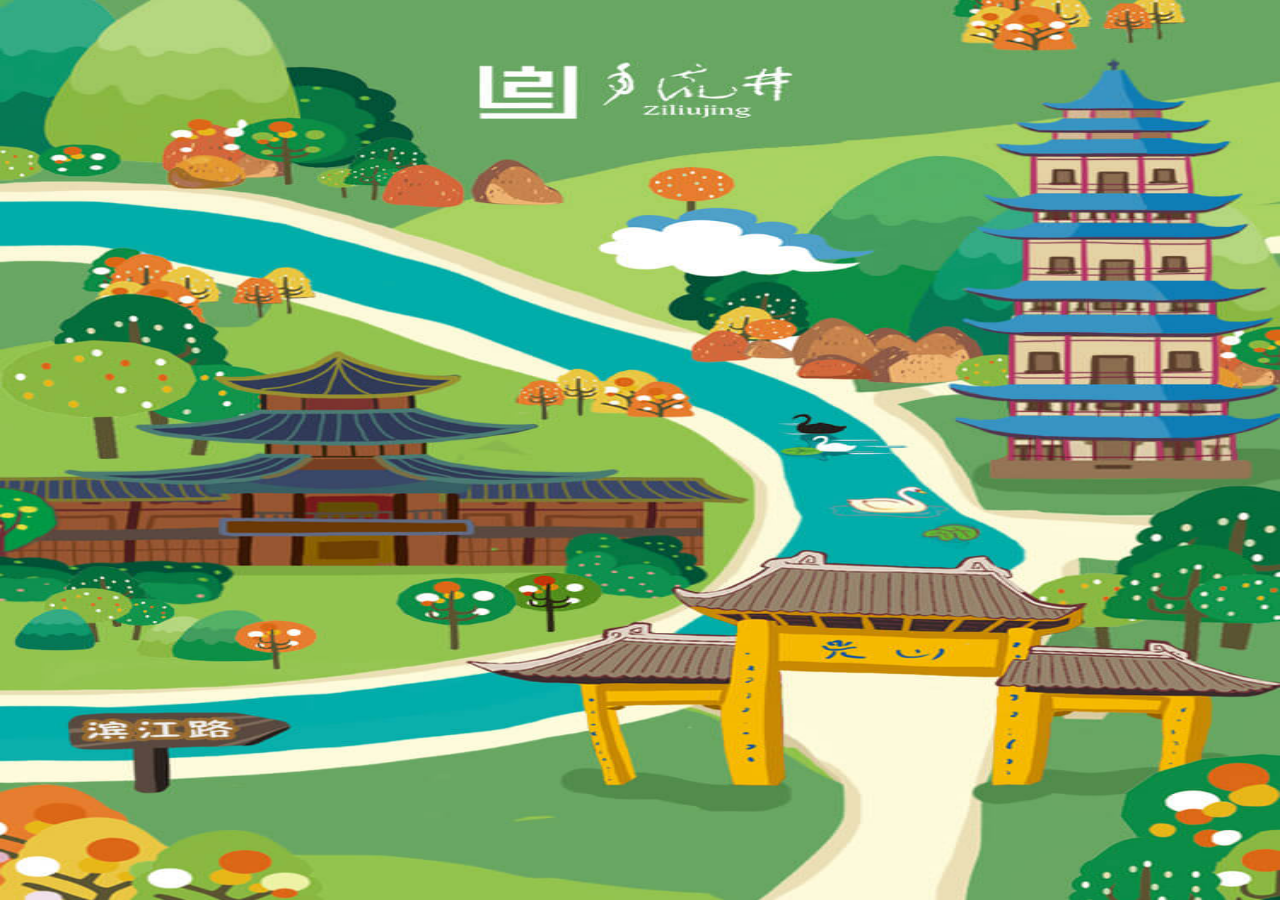
<file: spe/2017zlj/index.html>
<!DOCTYPE html>
<html>
<head>
	<title>你的举手之劳，自贡都能感知到</title>
	 <meta http-equiv=Content-Type content="text/html;charset=utf-8">
	<meta name="viewport" content="width=device-width, initial-scale=1, maximum-scale=1">
	<link rel="stylesheet" type="text/css" href="static/styles/style.min.css?2017">
	<script>
	    var deviceWidth = document.documentElement.clientWidth;
	    if(deviceWidth > 750) deviceWidth = 750;
	    document.documentElement.style.fontSize = deviceWidth / 7.5 + 'px';
	</script>
</head>
<body>
	<div class="music roll">
		<audio id="audio" src="./static/images/music.mp3" preload="auto" loop hidden="true"/>
	</div>
	<div class="prepare-page">
		<div class="inner">
			<img class="loading" src="./static/images/loading.png">
			<div class="progress">
				<div class="progressbar"></div>
			</div>
		</div>
	</div>
	<div class="main-page">
		<div class="start-box">
			<!-- <img class="title" src="./static/images/title.png" alt="你是不是自贡人？" class="title">
			<img class="xj" src="./static/images/dec.png" alt="xj" /> 
			<a class="start-btn"></a> -->
		</div>
		<div class="qa-box" id="qaBox">
			
		</div>
		<div class="result-box"></div>
	</div>
	<script type="text/html" id="qaTpl">
		<div class="qa-extra">
			<div class="qa-words">
				<p>为了您 、为了我、为了我们大家的言行更文明，生活更美好，自贡市正在创建全国文明城市。 　　</p>
				<p>衷心希望创文工作让您感到非常好！非常满意！</p>
				<a class="get-result">查看我的测试结果</a>
			</div>
		</div>
	</script>
	<script type="text/html" id="maskTpl">
		<div class="again-box">
			<div>
				<a class="agin-btn" href="http://wx.hxpic.com/spe/well/index.php">再来一次</a>
				<a class="share-btn" href="javascript:;">让朋友试试</a>
			</div>
			<img class="logo" src="./static/images/logo.png">
		</div>
		<div class="mask">
			<img class="arrow" src="./static/images/i_arrow.png" alt="1">
			<p>邀请朋友来测试  <br>自流井区文明宣传从我做起！<br> 小井为你发奖章！</p>
			<img class="xj" src="./static/images/i_share.png" alt="2">
		</div>
	</script>
	<script type="text/javascript" src="./static/scripts/zepto.min.js"></script>
	<script type="text/javascript" src="./static/scripts/preLoader.js"></script>
	<script type="text/javascript" src="./static/scripts/main.js?2017"></script>
	<script src="http://res.wx.qq.com/open/js/jweixin-1.2.1.js"></script>
	<script src="http://wx.hxpic.com/Common/js/TJDate.js"></script>
	<script>
	    TJData.config({
	        h5_id:'5a17f7d78ac196003d39ffe7'
	    });

	    $.post('http://wx.hxpic.com/wxshare_cdfer.php', {"url": window.location.href}, function (res) {
	        wx.config({
	            appId    : res.appId,
	            timestamp: res.timestamp,
	            nonceStr : res.nonceStr,
	            signature: res.signature,
	            //debug    : true,
	            jsApiList: ['onMenuShareTimeline', 'onMenuShareAppMessage', 'onMenuShareWeibo', 'onMenuShareQQ', 'hideOptionMenu', 'showOptionMenu', 'hideMenuItems', 'showMenuItems', 'hideAllNonBaseMenuItem', 'showAllNonBaseMenuItem']
	        });
	        wx.ready(function () {
	            var shareData = {
	                title : '你的举手之劳，自贡都能感知到',
	                desc  : '你是不是资格自贡人？测一下就晓得咯！',
	                link  : 'http://wx.hxpic.com/spe/well/index.php',
	                imgUrl: 'http://wx.hxpic.com/spe/well/static/images/share.png'
	            };
	            wx.onMenuShareTimeline({
	                title: shareData.title,
	                desc: shareData.desc,
	                link: TJData.shareLink(shareData.link),
	                imgUrl: shareData.imgUrl,
	                success: TJData.shareTimeline
	            });
	            wx.onMenuShareAppMessage({
	                title: shareData.title,
	                desc: shareData.desc,
	                link: TJData.shareLink(shareData.link),
	                imgUrl: shareData.imgUrl,
	                success: TJData.shareAppMessage
	            });
	            console.log(TJData.shareLink(shareData.link));
	            console.log(shareData.link);
	        });
	    }, 'json');
	</script>
</body>
</html>
</file>
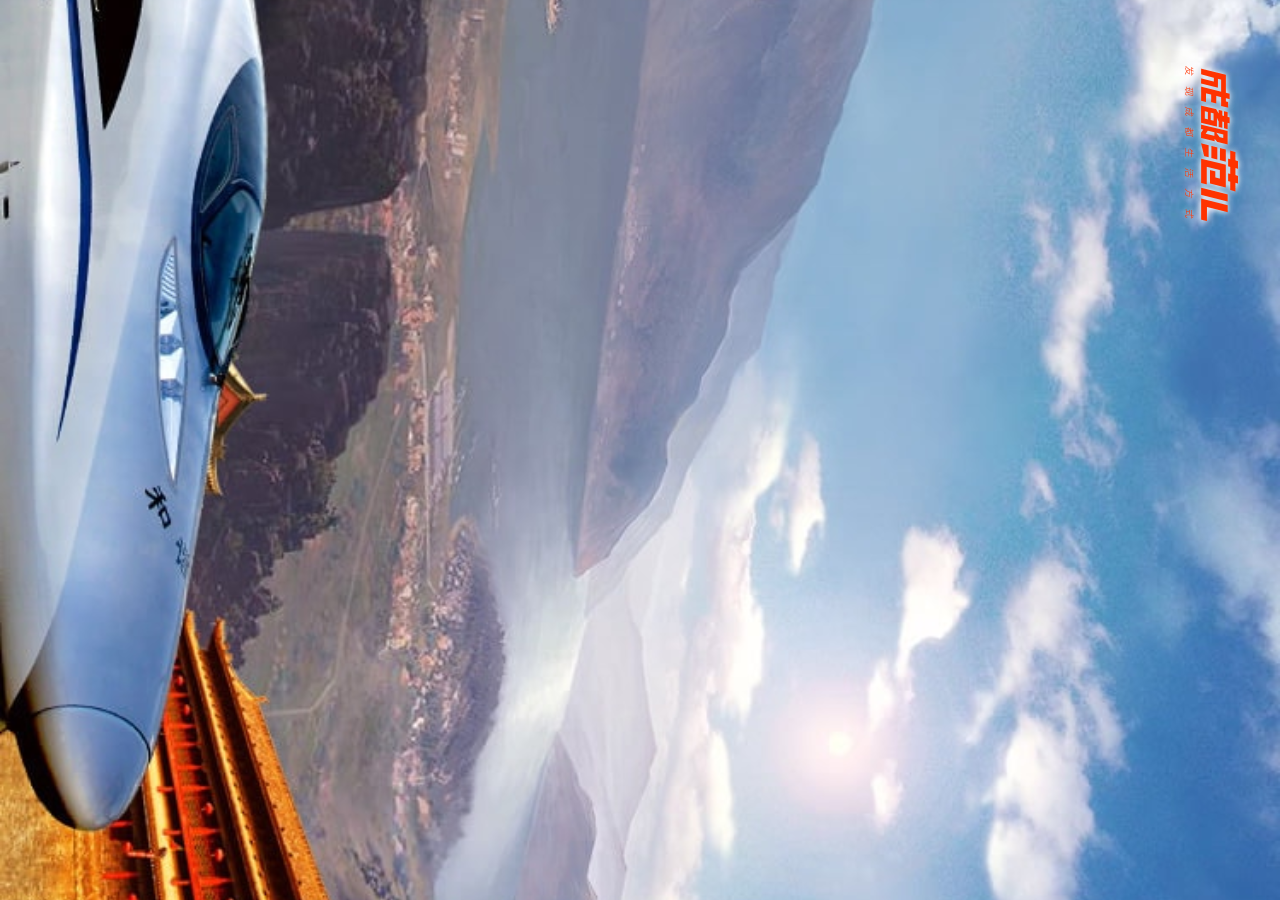
<file: spe/xcgt/index.html>
<!DOCTYPE html>
<html>
<head>
	<title>西城高铁</title>
	 <meta http-equiv=Content-Type content="text/html;charset=utf-8">
	<meta name="viewport" content="width=device-width, initial-scale=1, maximum-scale=1">
	<link rel="stylesheet" type="text/css" href="static/styles/style.css?2018">
	<script>
	    var deviceWidth = document.documentElement.clientWidth;
	    if(deviceWidth > 750) deviceWidth = 750;
	    document.documentElement.style.fontSize = deviceWidth / 7.5 + 'px';
	</script>

</head>
<body>
<audio id="audio1" class="audio" src="./static/mp3/bg.mp3" autoplay="autoplay" preload="auto" loop hidden="true"></audio>
<audio id="audio2" class="audio" src="./static/mp3/train.mp3" preload="auto" loop hidden="true"></audio>
<audio id="audio3" class="audio" src="./static/mp3/pickup.mp3" preload="auto" loop hidden="true"></audio>
	<div id="container" class="r90">
		<div class="prepare-page">
			<div class="inner">
				<img class="loading" src="./static/images/loading.gif">
				<div class="progresstext">加载中···</div>
				<!-- <div class="progress">
					<div class="progressbar"></div>
				</div> -->
			</div>
		</div>
		<div class="main-page">
		</div>
	</div>
	<script type="text/html" id="page1">
		<div class="page-1">
			<img src="static/images/cdfer.png" alt="" class="logo">
			<img src="static/images/title.png" alt="" class="title">
			<img src="static/images/xian_title.png" alt="" class="subtitle">
			<a class="start-btn" href="javascript:;"></a>
			<p>抵制不良游戏，拒绝盗版游戏。注意自我保护，谨防受骗上当。适度游戏益脑，沉迷游戏伤身。合理安排时间，享受健康生活。</p>
		</div>
	</script>
	<script type="text/html" id="page2">
		<div class="page-2">
			<div class="panel-box cc">
				<div class="header">点击选择你的交通工具</div>
				<a class="gt" href="javascript:;">高铁</a>
				<a class="hj" href="javascript:;">灰机</a>
			</div>
		</div>
	</script>
	<script type="text/html" id="comfirmTpl">
		<div class="mask">
			<div class="panel-box">
				<div class="header">提示</div>
				<p class="content">[content]</p>
				<!-- <p class="content">确认选择<em>高铁</em>？</p> -->
				<a class="confirm-btn" dataid="[id]" href="javascript:;">确 定</a>
			</div>
		</div>
	</script>
	<script type="text/html" id="page3">
		<div class="page-3">
			<div class="extra-info">
				<img src="static/images/bc.png" alt="bc" class="bc">
				<img src="static/images/zb.png" alt="zb" class="zb">
				<img src="static/images/map.png" alt="map" class="map">
			</div>
			<div class="main-info">
				<p class="war-info">
					剩余 <span class="wi-1">100</span>
					行进 <span class="wi-2">712.8</span><br>	
					物资 <span class="wi-3">90</span>
				</p>
				<div class="status-info">
					<div class="dec"></div>
					<p class="title">离开</p>
					<p class="content">车内人数：<i>100</i></p>
				</div>
			</div>
		</div>
	</script>
	<script type="text/html" id="page4">
		<div class="page-4">
			<div class="extra-info">
				<img src="static/images/bc.png" alt="bc" class="bc">
				<img src="static/images/zb.png" alt="zb" class="zb">
				<img src="static/images/map.png" alt="map" class="map">
			</div>
			<p class="war-info">
				剩余 <span class="wi-1">100</span>
				行进 <span class="wi-2">712.8</span><br>	
				物资 <span class="wi-3">5</span>
			</p>
			<div class="hero-info">
				<div class="inner">
					<div class="progress">
						<div class="progressbar"></div>
						<div class="progresstxt">100/100</div>
					</div>
					<p>《寻秦行动》先锋测试</p>
				</div>
				<img src="static/images/h1.png" alt="hero" class="hero">
			</div>
			<div class="show-box">
				<div class="start-tip hide">
					<img class="st1" src="static/images/d1.png" alt="d1">
				</div>
				<div class="mask tips-mask">
					<p class="tips">经过长途跋涉你已顺利进入西安市区</p>
				</div>
			</div>
			<div class="food-box"></div>
		</div>
	</script>
	<script type="text/html" id="resultTpl">
		<div class="result-box">
			<img src="static/images/title1.png" alt="a" class="logo">
			<div class="title">第[score]名</div>
			<p>本场人数100</p>
			<p>
				<strong>[content]</strong>
			</p>
			<div class="tool-box">
				<a href="/spe/2017xunqin/index.php">再玩一次</a>
				<a href="javascript:;" class="share-btn">立即分享</a>
			</div>
		</div>
	</script>
	<script type="text/html" id="noticeTpl">
		<div class="notice-box">
			<ul class="notice-list">
				<!-- <li>aaa <img src="static/images/i1.png" alt="i1"> bbb - 第98名产生</li> -->
			</ul>
		</div>
	</script>
	<script type="text/javascript" src="static/scripts/zepto.min.js"></script>
	<script type="text/javascript" src="static/scripts/preLoader.js"></script>
	<script type="text/javascript" src="static/scripts/data.js"></script>
	<script type="text/javascript" src="static/scripts/fx.js"></script>
	<script type="text/javascript" src="static/scripts/main.js?2018"></script>
	<script src="http://res.wx.qq.com/open/js/jweixin-1.2.1.js"></script>
	<script src="http://wx.hxpic.com/Common/js/TJDate.js"></script>
	<script>
	TJData.config({
	    h5_id: '5a1fdee8475afa00321d350a',
	    init: 'init'
	});
	$.post('http://wx.hxpic.com/wxshare_cdfer.php', {"url": window.location.href}, function (res) {
	    wx.config({
	        appId: res.appId,
	        timestamp: res.timestamp,
	        nonceStr: res.nonceStr,
	        signature: res.signature,
	        //debug    : true,
	        jsApiList: ['onMenuShareTimeline', 'onMenuShareAppMessage', 'onMenuShareWeibo', 'onMenuShareQQ', 'showOptionMenu',  'showMenuItems','showAllNonBaseMenuItem']
	    });
	    wx.ready(function () {
	        var shareData = {
	            title: '大吉大利，西安吃鸡',
	            desc: '指挥官：小伙子，你已顺利从成都到了西安，【生存】就是你最大的任务',
	            link: 'http://wx.hxpic.com/spe/2017xunqin/index.php',
	            imgUrl: 'http://wx.hxpic.com/spe/2017xunqin/static/images/share.jpg'
	        };
	        //获取网络类型
	        wx.getNetworkType({
	            success: function (res) {
	                TJData.config({
	                    h5_id: '5a1fdee8475afa00321d350a',
	                    networkType: res.networkType
	                });
	            }, fail: function (res) {
	            }
	        });
	        wx.onMenuShareTimeline({
	            title: shareData.title,
	            desc: shareData.desc,
	            link: TJData.shareLink(shareData.link),
	            imgUrl: shareData.imgUrl,
	            success: TJData.shareTimeline
	        });
	        wx.onMenuShareAppMessage({
	            title: shareData.title,
	            desc: shareData.desc,
	            link: TJData.shareLink(shareData.link),
	            imgUrl: shareData.imgUrl,
	            success: TJData.shareAppMessage
	        });
	    });
	}, 'json');
	</script>
</body>
</html>
</file>
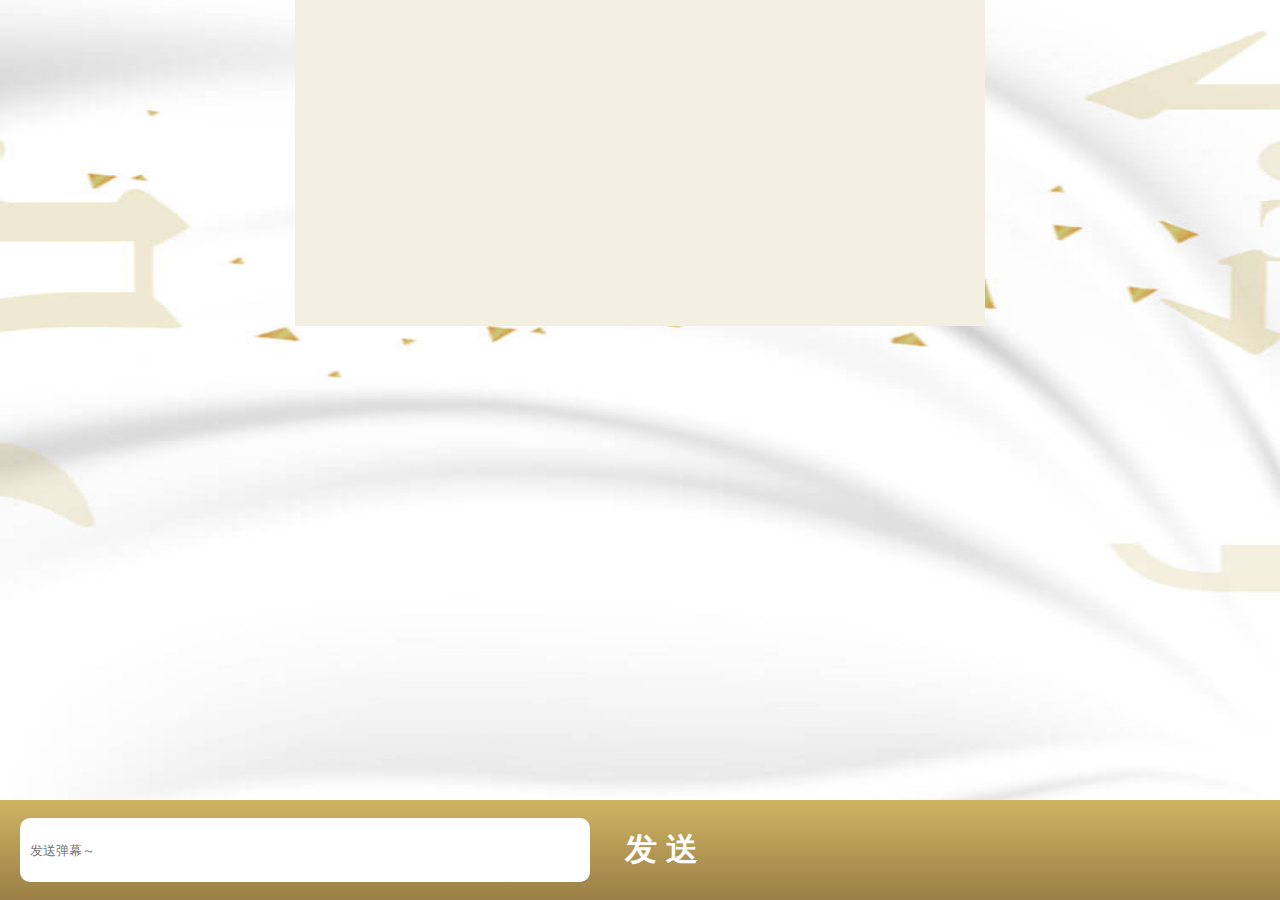
<file: spe/2017young/detail.html>
<!DOCTYPE html>
<html>
<head>
	<title>2017成都young榜</title>
	<meta name="viewport" content="width=device-width, initial-scale=1, maximum-scale=1">
	<link rel="stylesheet" type="text/css" href="assets/style.css">
    <link rel="stylesheet" type="text/css" href="assets/barrager.css">
	<!-- <link rel="prefetch" href="assets/bgm.mp3" />  -->
	<script>
	    var deviceWidth = document.documentElement.clientWidth;
	    if(deviceWidth > 750) deviceWidth = 750;
	    document.documentElement.style.fontSize = deviceWidth / 7.5 + 'px';
	</script>
</head>
<body>
<!-- <div class="music roll">
	<audio id="audio" src="assets/bgm.mp3" preload="auto" loop hidden="true"/>
</div> -->
<div class="detail">
	<?php
	echo $html;
	?>
    
	<div class="barrager-box"></div>
	<div class="send-box">
		<input type="text" name="words" placeholder="发送弹幕～" />
		<input type="button" class="submit-btn" value="发 送" />
	</div>
</div>
<!-- <script type="text/javascript" src="http://apps.bdimg.com/libs/zepto/1.1.4/zepto.min.js"></script> -->
<script type="text/javascript" src="http://apps.bdimg.com/libs/jquery/1.9.1/jquery.min.js"></script>
<script type="text/javascript" src="assets/js/jquery.barrager.js"></script>
<script type="text/javascript" src="assets/js/preLoader.js"></script>
<script type="text/javascript" src="assets/main.js?21"></script>
<script src="https://res.wx.qq.com/open/js/jweixin-1.2.1.js"></script>
<script src="http://wx.hxpic.com/Common/js/TJDate.js"></script>
<script>
    TJData.config({
        h5_id:'hqc_marathon'
    });

    $.post('http://wx.hxpic.com/wxshare_cdfer.php', {"url": window.location.href}, function (res) {
        wx.config({
            appId    : res.appId,
            timestamp: res.timestamp,
            nonceStr : res.nonceStr,
            signature: res.signature,
            //debug    : true,
            jsApiList: ['onMenuShareTimeline', 'onMenuShareAppMessage', 'onMenuShareWeibo', 'onMenuShareQQ', 'hideOptionMenu', 'showOptionMenu', 'hideMenuItems', 'showMenuItems', 'hideAllNonBaseMenuItem', 'showAllNonBaseMenuItem']
        });
        wx.ready(function () {
            var shareData = {
                title : '2017成都young榜',
                desc  : '发现生活方式 创新美好未来',
                link  : "http://wx.hxpic.com/spe/2017young/index.php",
                imgUrl: 'http://wx.hxpic.com/spe/2017young/assets/images/share.jpg'
            };
            wx.onMenuShareTimeline({
                title: shareData.title,
                desc: shareData.desc,
                link: TJData.shareLink(shareData.link),
                imgUrl: shareData.imgUrl,
                success: TJData.shareTimeline
            });
            wx.onMenuShareAppMessage({
                title: shareData.title,
                desc: shareData.desc,
                link: TJData.shareLink(shareData.link),
                imgUrl: shareData.imgUrl,
                success: TJData.shareAppMessage
            });
            console.log(TJData.shareLink(shareData.link));
            console.log(shareData.link);
        });
    }, 'json');
</script>
</html>
</body>
</html>
</file>
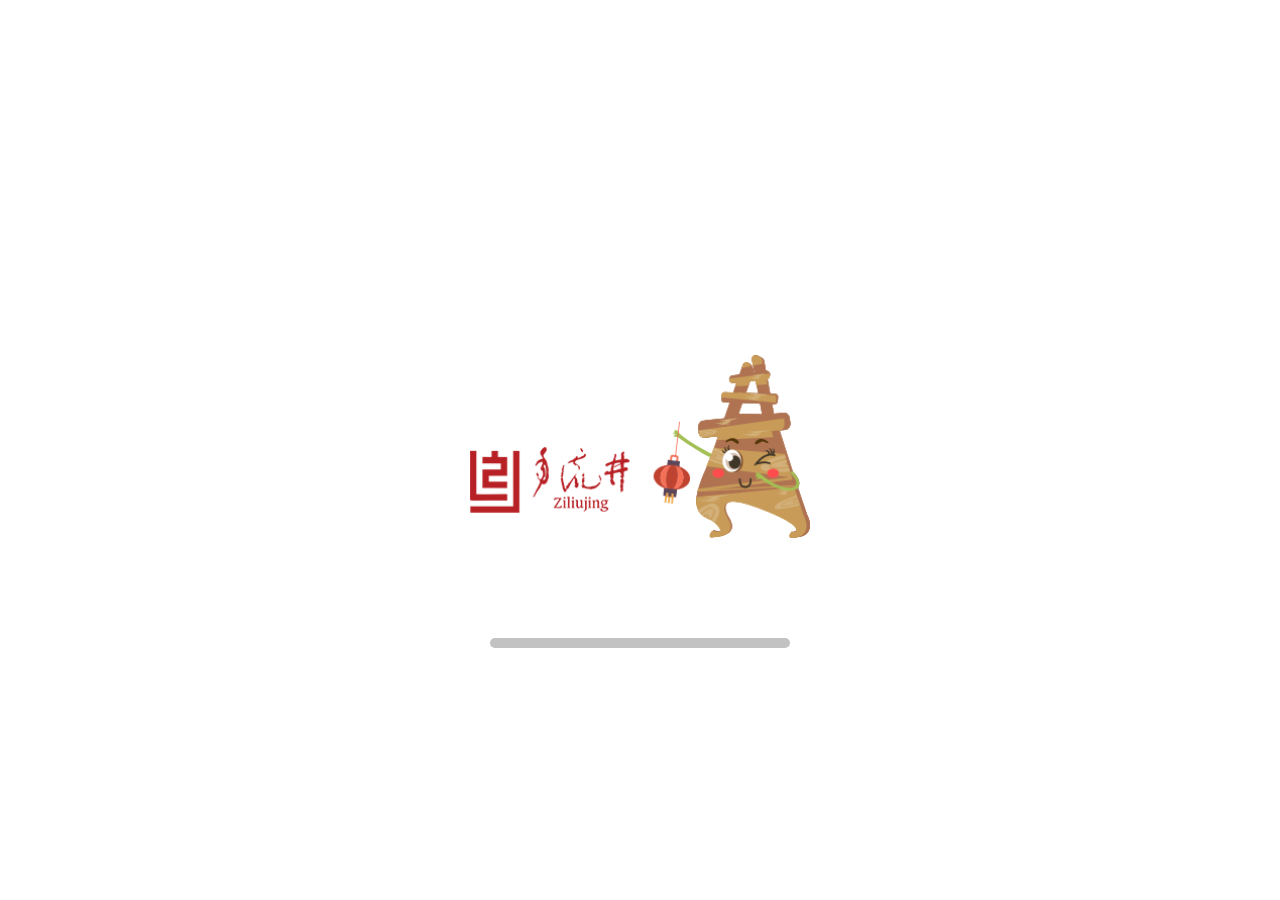
<file: spe/2017zlj/src.html>
<!DOCTYPE html>
<html>
<head>
	<title>2017自流井</title>
	 <meta http-equiv=Content-Type content="text/html;charset=utf-8">
	<meta name="viewport" content="width=device-width, initial-scale=1, maximum-scale=1">
	<link rel="stylesheet" type="text/css" href="static/styles/style.css?556">
	<script>
	    var deviceWidth = document.documentElement.clientWidth;
	    if(deviceWidth > 750) deviceWidth = 750;
	    document.documentElement.style.fontSize = deviceWidth / 7.5 + 'px';
	</script>
</head>
<body>
	<div class="music roll">
		<!-- <audio id="audio" src="./static/images/bgm.mp3" preload="auto" loop hidden="true"/> -->
	</div>
	<div class="prepare-page">
		<div class="inner">
			<img class="loading" src="./static/images/loading.png">
			<div class="progress">
				<div class="progressbar"></div>
			</div>
		</div>
	</div>
	<div class="main-page">
		<div class="start-box">
			<img class="title" src="./static/images/title.png" alt="你是不是自贡人？" class="title">
			<img class="xj" src="./static/images/dec.png" alt="xj" /> 
			<a class="start-btn"></a>
		</div>
		<div class="qa-box" id="qaBox">
			

			<!-- <h6 class="question">
				<span class="qindex">1</span>
				<i class="qtype">多选</i>
				行人通过人行横道，要按人行横道灯的指示通行。小明在通过人行横道线前，看到人行横道红灯亮时，应该（  ）
			</h6>
			<ul class="answer-list">
				<li><label><input type="radio" name="answer" value="A" > <i></i>A、迅速通过人行横道 </label></li>
				<li><label><input type="radio" name="answer" value="B" > <i></i>B、在人行横道线前等待 </label></li>
				<li><label><input type="radio" name="answer" value="C" > <i></i>C、缓慢通过人行横道  </label></li>
				<li><label><input type="radio" name="answer" value="D" > <i></i>D、绕开人行横道通过 </label></li>
			</ul>
			<a class="qa-btn" href="javascript:;">确 认</a> -->
			<!-- <ul class="answer-list">
				<li><label><input type="checkbox" name="answer" value="A" > <i></i>A、迅速通过人行横道 </label></li>
				<li><label><input type="checkbox" name="answer" value="B" > <i></i>B、在人行横道线前等待 </label></li>
				<li><label><input type="checkbox" name="answer" value="C" > <i></i>C、缓慢通过人行横道  </label></li>
				<li><label><input type="checkbox" name="answer" value="D" > <i></i>D、绕开人行横道通过 </label></li>
			</ul> -->
			<!-- <div class="tip-box wrong">
				<img class="qa-dec qdec-1" src="./static/images/p1.png" alt="装饰图">

				<p>恭喜你，回答正确！<br>再接再厉</p>
				<img class="a-dec" src="./static/images/i_right.png" />

				<p>很抱歉，您答错了！<br>正确答案是 A、B、C</p>
				<img class="a-dec" src="./static/images/i_wrong.png" />

			</div> -->
		</div>
		<div class="result-box">
			<!-- <p>您的本次测评成绩<br><em>50</em>分</p>
			<p class="words">我很沮丧我想静静</p>
			<img class="xj" src="./static/images/i4.png" /> -->

			<!-- <a class="prize-btn" href="javascript:;">生成专属奖状</a> -->

			<!-- <div class="img-box">
				<img src="./static/images/test.png" alt="">
			</div>
			<p>长按奖状，保存这一刻</p>
			<div class="again-box">
				<div>
					<a href="/">再来一次</a>
					<a href="javascript:;">让朋友试试</a>
				</div>
				<img class="logo" src="./static/images/logo.png">
			</div>
			<div class="mask">
				<img class="arrow" src="./static/images/i_arrow.png" alt="1">
				<p>邀请朋友来测试  <br>自流井区文明宣传从我做起！<br> 小井为你发奖章！</p>
				<img class="xj" src="./static/images/i_share.png" alt="2">
			</div> -->

		</div>
	</div>
	<script type="text/html" id="qaTpl">
		<div class="qa-extra">
			<h6 class="qa-title">坚持三创联动<br>推动老城复兴</h6>
			<div class="qa-words">
				<p><strong>我们创建的追求</strong>让老百姓成为创建工作的最大受益者。</p>
				<p><strong>我们创建的根本</strong>增强群众归属感、幸福感、自豪感。</p>
			</div>
			<br>
			<p>为了您 、为了我、为了我们大家的言行更文明，生活更美好，自贡市正在创建全国文明城市。 　　</p>
			<p>衷心希望创文工作让您感到非常好！非常满意！</p>
		
			<a class="get-result">查看我的测试结果</a>
		</div>
	</script>
	<script type="text/html" id="maskTpl">
		<div class="again-box">
			<div>
				<a class="agin-btn" href="javascript:;">再来一次</a>
				<a class="share-btn" href="javascript:;">让朋友试试</a>
			</div>
			<img class="logo" src="./static/images/logo.png">
		</div>
		<div class="mask">
			<img class="arrow" src="./static/images/i_arrow.png" alt="1">
			<p>邀请朋友来测试  <br>自流井区文明宣传从我做起！<br> 小井为你发奖章！</p>
			<img class="xj" src="./static/images/i_share.png" alt="2">
		</div>
	</script>
	<script type="text/javascript" src="http://apps.bdimg.com/libs/zepto/1.1.4/zepto.min.js"></script>
	<script type="text/javascript" src="./static/scripts/preLoader.js"></script>
	<script type="text/javascript" src="./static/scripts/data.js"></script>
	<script type="text/javascript" src="./static/scripts/main.js"></script>
</body>
</html>
</file>
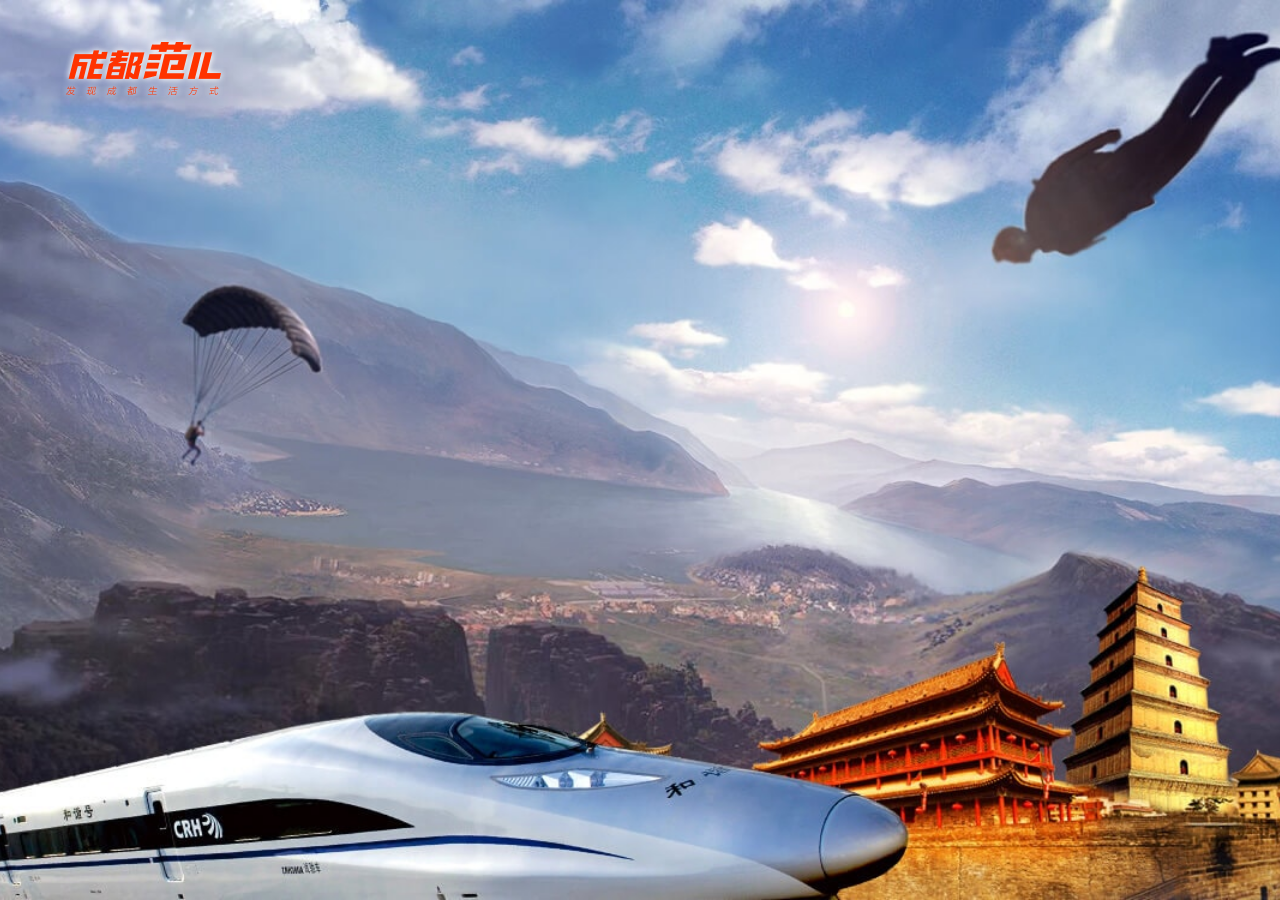
<file: spe/xcgt/index1.html>
<!DOCTYPE html>
<html>
<head>
	<title>西城高铁</title>
	 <meta http-equiv=Content-Type content="text/html;charset=utf-8">
	<meta name="viewport" content="width=device-width, initial-scale=1, maximum-scale=1">
	<link rel="stylesheet" type="text/css" href="static/styles/style.css">
	<script>
	    var deviceWidth = document.documentElement.clientWidth;
	    if(deviceWidth > 1206) deviceWidth = 1206;
	    document.documentElement.style.fontSize = deviceWidth / 12.06 + 'px';
	</script>
</head>
<body>
	<div class="prepare-page">
		<div class="inner">
			<!-- <img class="loading" src="./static/images/loading.png"> -->
			<div class="progress">
				<div class="progressbar"></div>
			</div>
		</div>
	</div>
	<div class="main-page">
		<div class="page-1 hide">
			<img src="static/images/cdfer.png" alt="" class="logo">
			<img src="static/images/title.png" alt="" class="title">
			<img src="static/images/xian_title.png" alt="" class="subtitle">
			<a class="start-btn" href="javascript:;"></a>
			<p>抵制不良游戏，拒绝盗版游戏。注意自我保护，谨防受骗上当。适度游戏益脑，沉迷游戏伤身。合理安排时间，享受健康生活。</p>
		</div>
		<div class="page-2 hide">
			<div class="panel-box cc">
				<div class="header">点击选择你的交通工具</div>
				<a class="gt" href="javascript:;">高铁</a>
				<a class="hj" href="javascript:;">灰机</a>
			</div>
			<div class="mask">
				<div class="panel-box">
					<div class="header">提示</div>
					<!-- <p class="content">由于忘带降落伞，此次行动不能坐飞机。</p> -->
					<p class="content">确认选择<em>高铁</em>？</p>
					<a class="confirm-btn" href="javascript:;">确 定</a>
				</div>
			</div>
		</div>
		<div class="page-3 hide">
			<div class="extra-info">
				<img src="static/images/bc.png" alt="bc" class="bc">
				<img src="static/images/zb.png" alt="zb" class="zb">
				<img src="static/images/map.png" alt="map" class="map">
			</div>
			<div class="main-info">
				<p class="war-info">
					剩余 <span class="wi-1">100</span>
					行进 <span class="wi-2">23</span><br>	
					物资 <span class="wi-3">90</span>
				</p>
				<div class="status-info">
					<div class="dec"></div>
					<p class="title">离开</p>
					<p class="content">车内人数：100</p>
				</div>
			</div>
		</div>
		<div class="page-4">
			<div class="extra-info">
				<img src="static/images/bc.png" alt="bc" class="bc">
				<img src="static/images/zb.png" alt="zb" class="zb">
				<img src="static/images/map.png" alt="map" class="map">
			</div>
			<p class="war-info">
				剩余 <span class="wi-1">100</span>
				行进 <span class="wi-2">23</span><br>	
				物资 <span class="wi-3">90</span>
			</p>
			<div class="hero-info">
				<div class="inner">
					<div class="progress">
						<div class="progressbar"></div>
						<div class="progresstxt">100/100</div>
					</div>
					<p>《寻秦行动》先锋测试</p>
				</div>
				<img src="static/images/h1.png" alt="hero" class="hero">
			</div>
			<div class="nearby">
				<div class="title">附近</div>
				<ul class="img-list">
					<li>
						<img src="static/images/s1.png" alt="s1">
						<strong>凉皮</strong>初级食品
					</li>
					<li>
						<img src="static/images/s2.png" alt="s2">
						<strong>胡辣汤</strong>初级食品
					</li>
					<li>
						<img src="static/images/s3.png" alt="s3">
						<strong>肉夹馍</strong>中级食品
					</li>
					<li>
						<img src="static/images/s4.png" alt="s4">
						<strong>羊肉泡馍</strong>高级食品
					</li>
					<li>
						<img src="static/images/s5.png" alt="s5">
						<strong>岐山哨子面</strong>中级食品
					</li>
				</ul>
			</div>
			<div class="eat-box">
				<img src="static/images/s1.png" alt="">
				<div class="mask">5</div>
			</div>
			<div class="notice-box">
				<ul class="notice-list">
					<li>aaa <img src="static/images/i1.png" alt="i1"> bbb - 第98名产生</li>
					<li>aaa <img src="static/images/i1.png" alt="i1"> bbb - 第98名产生</li>
					<li>aaa <img src="static/images/i1.png" alt="i1"> bbb - 第98名产生</li>
					<li>aaa <img src="static/images/i1.png" alt="i1"> bbb - 第98名产生</li>
				</ul>
			</div>
			<div class="show-box hide">
				<!-- <div class="mask">
					<p>经过长图跋涉你已顺利进入西安市区</p>
					<p>但由于过度饥饿，你已无法前进<br>毒气正在蔓延...</p>
				</div> -->
				<div class="start-tip">
					<!-- <img class="st1" src="static/images/d1.png" alt="d1"> -->
					<!-- <img class="st2" src="static/images/d2.png" alt="d2"> -->
					<!-- <img class="st3" src="static/images/d3.png" alt="d3"> -->
				</div>
				<div class="result-box">
					<img src="static/images/title1.png" alt="a" class="logo">
					<div class="title">第1名</div>
					<p>本场人数100</p>
					<p>
						<strong>大吉大利，今晚吃鸡！</strong>
					</p>
					<div class="tool-box">
						<a href="#">再玩一次</a>
						<a href="">立即分享</a>
					</div>
				</div>
			</div>
			
		</div>
	</div>
	<script type="text/html" id="page1">
		<div class="page-1">
			<img src="static/images/cdfer.png" alt="" class="logo">
			<img src="static/images/title.png" alt="" class="title">
			<img src="static/images/xian_title.png" alt="" class="subtitle">
			<a class="start-btn" href="javascript:;"></a>
			<p>抵制不良游戏，拒绝盗版游戏。注意自我保护，谨防受骗上当。适度游戏益脑，沉迷游戏伤身。合理安排时间，享受健康生活。</p>
		</div>
	</script>
	<script type="text/html" id="page2">
		<div class="panel-box cc">
			<div class="header">点击选择你的交通工具</div>
			<a class="gt" href="javascript:;">高铁</a>
			<a class="hj" href="javascript:;">灰机</a>
		</div>
	</script>
	<script type="text/html"></script>
	<script type="text/javascript" src="./static/scripts/zepto.min.js"></script>
	<script type="text/javascript" src="./static/scripts/preLoader.js"></script>
	<script type="text/javascript" src="./static/scripts/main.js?2017"></script>
	<!-- <script src="http://res.wx.qq.com/open/js/jweixin-1.2.1.js"></script>
	<script src="http://wx.hxpic.com/Common/js/TJDate.js"></script>
	<script>
	TJData.config({
	    h5_id: '5a17f7d78ac196003d39ffe7',
	    init: 'init'
	});
	$.post('http://wx.hxpic.com/wxshare_cdfer.php', {"url": window.location.href}, function (res) {
	    wx.config({
	        appId: res.appId,
	        timestamp: res.timestamp,
	        nonceStr: res.nonceStr,
	        signature: res.signature,
	        //debug    : true,
	        jsApiList: ['onMenuShareTimeline', 'onMenuShareAppMessage', 'onMenuShareWeibo', 'onMenuShareQQ', 'showOptionMenu',  'showMenuItems','showAllNonBaseMenuItem']
	    });
	    wx.ready(function () {
	        var shareData = {
	            title: '你的举手之劳，自贡都能感知到',
	            desc: '你是不是资格自贡人？测一下就晓得咯！',
	            link: 'http://wx.hxpic.com/spe/well/index.php',
	            imgUrl: 'http://wx.hxpic.com/spe/well/static/images/share.png'
	        };
	        //获取网络类型
	        wx.getNetworkType({
	            success: function (res) {
	                TJData.config({
	                    h5_id: '5a17f7d78ac196003d39ffe7',
	                    networkType: res.networkType
	                });
	            }, fail: function (res) {
	            }
	        });
	        wx.onMenuShareTimeline({
	            title: shareData.title,
	            desc: shareData.desc,
	            link: TJData.shareLink(shareData.link),
	            imgUrl: shareData.imgUrl,
	            success: TJData.shareTimeline
	        });
	        wx.onMenuShareAppMessage({
	            title: shareData.title,
	            desc: shareData.desc,
	            link: TJData.shareLink(shareData.link),
	            imgUrl: shareData.imgUrl,
	            success: TJData.shareAppMessage
	        });
	    });
	}, 'json');
	</script> -->
</body>
</html>
</file>
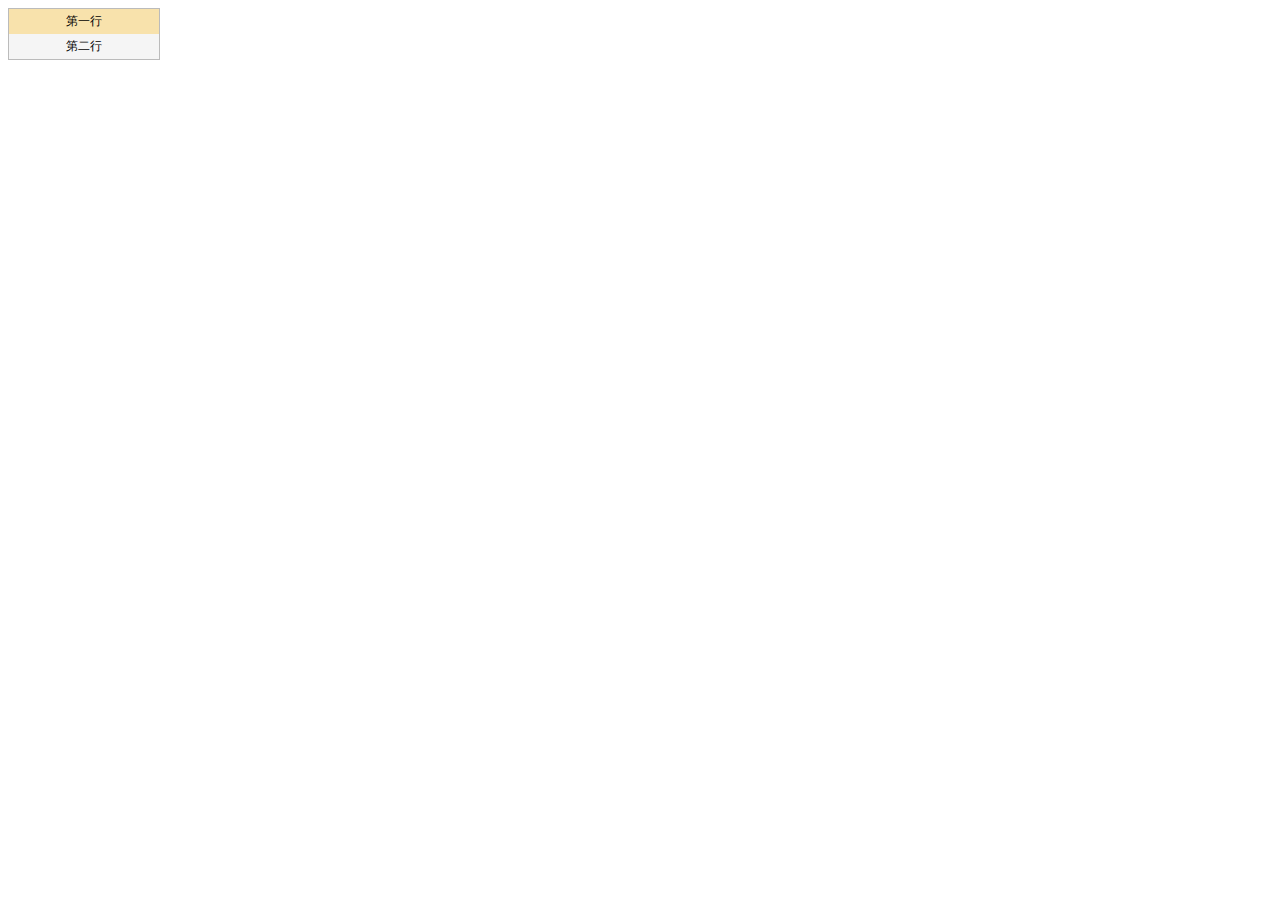
<file: spe/xcgt/test.html>
﻿ 
<!DOCTYPE html PUBLIC "-//W3C//DTD XHTML 1.0 Transitional//EN" "http://www.w3.org/TR/xhtml1/DTD/xhtml1-transitional.dtd"> 
<html xmlns="http://www.w3.org/1999/xhtml"> 
<head> 
<meta http-equiv="Content-Type" content="text/html; charset=gb2312" /> 
<title>文字向上滚动</title> 
<style type="text/css"> 
.box{width:150px; height:50px;line-height:25px; border:#bbb 1px solid; overflow:hidden;} 
.box ul{margin:0; padding:0} 
.box li{height:25px; line-height:25px; font-size:12px; text-align:center; list-style-type:none;} 
</style> 
</head> 
<body> 
<div class="box" id="marqueebox0"> 
	<ul> 
		<li style="background:#f8e2ac;">第一行</li> 
		<li style="background:#f5f5f5;">第二行</li> 
		<li style="background:#ffe6ec;">第三行</li> 
	</ul> 
</div>
 
<!-- <div class="box" id="marqueebox1"> 
<ul> 
<li style="background:#f8e2ac;">第一行</li> 
<li style="background:#f5f5f5;">第二行</li> 
<li style="background:#ffe6ec;">第三行</li> 
</ul> 
</div>  -->
<script type="text/javascript"> 
function startmarquee(lh,speed,delay,index){ 
	var t; 
	var p=false; 
	var o=document.getElementById("marqueebox"+index); 
	o.innerHTML+=o.innerHTML; 
	o.onmouseover=function(){p=true} 
	o.onmouseout=function(){p=false} 
	o.scrollTop = 0; 
	function start(){ 
		t=setInterval(scrolling,speed); 
		if(!p){ o.scrollTop += 1;} 
	} 
	function scrolling(){ 
		if(o.scrollTop%lh!=0){ 
			o.scrollTop += 1; 
			if(o.scrollTop>=o.scrollHeight/2) o.scrollTop = 0; 
		}else{ 
			clearInterval(t); 
			setTimeout(start,delay); 
		} 
	} 
	setTimeout(start,delay); 
} 
startmarquee(25,30,1000,0); 
// startmarquee(25,40,0,1); 
</script> 
</body> 
</html>
</file>
<file: spe/xcgt/static/styles/style.css>
html, body,
h1, h2, h3, h4, h5, h6,
ul, li, header,
input, button,
p {
  margin: 0;
  padding: 0; }

ul {
  list-style: none; }

em, i {
  font-style: normal; }

a, input, button {
  outline: none;
  border: 0; }

a {
  text-decoration: none; }
  a:hover {
    cursor: pointer; }

img {
  display: block;
  border: 0; }

body {
  width: 100%;
  height: 100%;
  font-size: .26rem;
  color: #333; }

.clearfix:before, .clearfix:after {
  display: block;
  content: '';
  clear: both;
  font-size: 0;
  position: relative; }

.prepare-page, .main-page {
  width: 100%;
  height: 100%;
  overflow: hidden;
  position: absolute;
  z-index: 100;
  top: 0;
  left: 0; }
  .prepare-page .inner, .main-page .inner {
    position: relative; }

/* preloader css */
.prepare-page {
  z-index: 110;
  background: #fff;
  text-align: center; }
  .prepare-page .inner {
    position: absolute;
    top: 45%;
    left: 0;
    width: 100%; }
  .prepare-page .loading {
    margin: -.5rem auto 0;
    width: 3.4rem; }
  .prepare-page .progress {
    margin: 1rem auto;
    width: 3rem;
    height: .1rem;
    border-radius: .1rem;
    background-color: #c2c2c2; }
  .prepare-page .progressbar {
    height: 100%;
    width: 0;
    background-color: #7b9c20; }

@-webkit-keyframes moveFromTop {
  from {
    -webkit-transform: translateY(-100%); }
  to {
    opacity: 1; } }

@keyframes moveFromTop {
  from {
    -webkit-transform: translateY(-100%);
    transform: translateY(-100%); }
  to {
    opacity: 1; } }

@-webkit-keyframes moveFromBottom {
  from {
    -webkit-transform: translateY(100%); }
  to {
    opacity: 1; } }

@keyframes moveFromBottom {
  from {
    -webkit-transform: translateY(100%);
    transform: translateY(100%); }
  to {
    opacity: 1; } }

@-webkit-keyframes moveFromRight {
  from {
    -webkit-transform: translateX(100%); }
  to {
    opacity: 1; } }

@keyframes moveFromRight {
  from {
    -webkit-transform: translateX(100%);
    transform: translateX(100%); }
  to {
    opacity: 1; } }

@-webkit-keyframes moveFromLeft {
  from {
    -webkit-transform: translateX(-100%); }
  to {
    opacity: 1; } }

@keyframes moveFromLeft {
  from {
    -webkit-transform: translateX(-100%);
    transform: translateX(-100%); }
  to {
    opacity: 1; } }

@-webkit-keyframes rotateSlideIn {
  0%, 25% {
    opacity: .5;
    -webkit-transform: translateZ(-500px) translateX(200%); }
  75% {
    opacity: .5;
    -webkit-transform: translateZ(-500px); }
  100% {
    opacity: 1;
    -webkit-transform: translateZ(0) translateX(0); } }

@keyframes rotateSlideIn {
  0%, 25% {
    opacity: .5;
    -webkit-transform: translateZ(-500px) translateX(200%);
    transform: translateZ(-500px) translateX(200%); }
  75% {
    opacity: .5;
    -webkit-transform: translateZ(-500px);
    transform: translateZ(-500px); }
  100% {
    opacity: 1;
    -webkit-transform: translateZ(0) translateX(0);
    transform: translateZ(0) translateX(0); } }

@-webkit-keyframes rotateit {
  from {
    -webkit-transform: rotate(90deg); }
  to {
    -webkit-transform: rotate(-90deg); } }

@keyframes rotateit {
  from {
    -webkit-transform: rotate(90deg);
            transform: rotate(90deg); }
  to {
    -webkit-transform: rotate(-90deg);
            transform: rotate(-90deg); } }

@-webkit-keyframes bling {
  0% {
    box-shadow: inset 0 0 2.88rem 0 rgba(181, 0, 0, 0.64); }
  50% {
    box-shadow: inset 0 0 2.88rem 0 rgba(181, 0, 0, 0.4); }
  100% {
    box-shadow: inset 0 0 2.88rem 0 rgba(181, 0, 0, 0.64); } }

@keyframes bling {
  0% {
    box-shadow: inset 0 0 2.88rem 0 rgba(181, 0, 0, 0.64); }
  50% {
    box-shadow: inset 0 0 2.88rem 0 rgba(181, 0, 0, 0.4); }
  100% {
    box-shadow: inset 0 0 2.88rem 0 rgba(181, 0, 0, 0.64); } }

@-webkit-keyframes ifade {
  from { }
  to {
    bottom: .5rem;
    opacity: 0; } }

@keyframes ifade {
  from { }
  to {
    bottom: .5rem;
    opacity: 0; } }

@-webkit-keyframes p4i {
  from { }
  to {
    top: 13rem; } }

@keyframes p4i {
  from { }
  to {
    top: 13rem; } }

html, body {
  position: relative;
  width: 100%;
  height: 100%;
  color: #fff;
  font-size: .24rem;
  line-height: 1.5; }

.prepare-page {
  /*display: none;*/
  color: #fff;
  font-size: .4rem;
  background: #000; }
  .prepare-page .loading {
    width: 1.2rem; }
  .prepare-page .progress {
    margin: .1rem auto;
    background-color: #ccc; }
  .prepare-page .progressbar {
    background-color: #fff; }

.r90 {
  -webkit-transform: rotate(90deg);
  transform: rotate(90deg); }

.main-page, .page-1, .page-2, .page-3, .page-4, .mask, .result-box, .or-tip {
  position: relative;
  width: 100%;
  height: 100%; }

/* main page */
#container {
  position: absolute;
  /*width: 1220px;*/
  width: 1334px;
  height: 750px;
  left: 50%;
  top: 50%;
  margin: -375px 0 0 -667px;
  overflow: hidden; }

.page-1 {
  background: url("../images/bg1.jpg") center center no-repeat;
  background-size: cover; }
  .page-1 img, .page-1 .start-btn {
    position: absolute;
    left: 50%;
    top: 50%; }
  .page-1 .bg {
    width: 100%;
    -webkit-transform: translate(-50%);
            transform: translate(-50%); }
  .page-1 .logo {
    width: 1.68rem;
    left: .6rem;
    top: .35rem; }
  .page-1 .title, .page-1 .subtitle, .page-1 .start-btn, .page-1 p {
    opacity: 0; }
  .page-1 .title {
    width: 5.61rem;
    margin-left: -2.8rem;
    margin-top: -2rem;
    -webkit-animation: rotateSlideIn .4s ease-in forwards;
    animation: rotateSlideIn .4s ease-in forwards; }
  .page-1 .subtitle {
    width: 6.4rem;
    margin-left: -3.2rem;
    margin-top: -.4rem;
    -webkit-animation: rotateSlideIn .4s .2s ease-in forwards;
    animation: rotateSlideIn .4s .2s ease-in forwards; }
  .page-1 .start-btn {
    display: block;
    width: 2.37rem;
    height: .77rem;
    margin-left: -1.2rem;
    margin-top: .4rem;
    background: url("../images/start_btn.png") 0 0 no-repeat;
    background-size: 2.37rem;
    -webkit-animation: moveFromBottom .4s .8s ease-in forwards;
    animation: moveFromBottom .4s .8s ease-in forwards; }
  .page-1 p {
    padding: 0 .5rem;
    position: absolute;
    left: 0;
    bottom: .2rem;
    font-size: .2rem;
    color: #fff;
    left: 0;
    bottom: .1rem;
    -webkit-animation: moveFromBottom .4s 1.2s ease-in forwards;
    animation: moveFromBottom .4s 1.2s ease-in forwards; }

.page-2 {
  color: #333;
  background: url("../images/bg1.jpg") 0 0 no-repeat;
  background-size: 100% 100%; }
  .page-2 .cc {
    width: 8.5rem;
    height: 5rem;
    background: rgba(0, 0, 0, 0.5) url("../images/p1.png") center 1rem no-repeat;
    background-size: 6rem; }
    .page-2 .cc a {
      position: absolute;
      left: 50%;
      top: 50%;
      margin-top: .8rem;
      margin-left: 1.2rem;
      display: block;
      width: 2rem;
      height: 1.7rem;
      line-height: 20;
      overflow-y: hidden;
      /*background: rgba(233,0 , 0, .5);*/ }
      .page-2 .cc a.gt {
        margin-left: -3.6rem; }
  .page-2 .header {
    height: .7rem;
    line-height: .7rem;
    text-align: center;
    background-image: linear-gradient(0deg, #a6acad 0%, #ccced0 100%); }

.panel-box {
  width: 4rem;
  height: 3.5rem;
  position: absolute;
  left: 50%;
  top: 50%;
  -webkit-transform: translate(-50%, -50%);
          transform: translate(-50%, -50%);
  background-color: rgba(255, 255, 255, 0.8);
  border: 1px solid #87898f;
  box-shadow: 0px 0px 43px 0px rgba(0, 0, 0, 0.44); }
  .panel-box .content {
    text-align: center;
    padding: .5rem .45rem; }
    .panel-box .content em {
      color: #f00; }

.page-3 {
  background: url("../images/bg2.jpg") 0 0 no-repeat;
  background-size: 100% 100%; }

.page-4 {
  background: url("../images/bg3.jpg") 0 0 no-repeat;
  background-size: 100% 100%; }
  .page-4.bling {
    -webkit-animation: bling 3s ease-in infinite;
    animation: bling 3s ease-in infinite; }
  .page-4 .mask {
    text-align: center;
    font-size: .32rem;
    background-color: rgba(0, 0, 0, 0.8); }
    .page-4 .mask p {
      position: absolute;
      left: 50%;
      top: 50%;
      padding: 5rem 0;
      width: 100%;
      -webkit-transform: translate(-50%, -50%);
              transform: translate(-50%, -50%); }

.food-box img {
  width: .93rem;
  position: absolute;
  left: 50%;
  top: 0;
  -webkit-animation: p4i 3s ease-in forwards;
  animation: p4i 3s ease-in forwards; }

.start-tip img {
  position: absolute; }

.start-tip .st1 {
  width: 3.88rem;
  left: 1.3rem;
  top: 1.7rem; }

.start-tip .st2 {
  width: 7.43rem;
  left: 3.1rem;
  top: 1.5rem; }

.start-tip .st3 {
  width: 3.88rem;
  left: 45%;
  top: 1.55rem; }

.nearby {
  position: absolute;
  top: 1.2rem;
  right: 2.55rem;
  width: 2.45rem; }
  .nearby .title {
    height: .35rem;
    text-align: center;
    color: #dd9443;
    background-color: #030303; }

.img-list li {
  position: relative;
  height: .7rem;
  padding: .05rem .1rem;
  display: block;
  margin-bottom: 1px;
  color: #59594f;
  text-align: right;
  background-color: rgba(255, 255, 255, 0.6); }
  .img-list li img {
    position: absolute;
    left: 0;
    top: 0;
    width: .8rem;
    background-color: rgba(255, 255, 255, 0.6); }
  .img-list li strong {
    display: block;
    color: #000; }

.eat-box {
  position: absolute;
  top: 3rem;
  right: .05rem;
  width: .8rem;
  height: .8rem;
  overflow: hidden;
  line-height: .8rem;
  text-align: center;
  font-size: .32rem;
  border: .03rem solid #e3e2c4;
  background-color: rgba(0, 0, 0, 0.5); }
  .eat-box img {
    width: .8rem; }

.show-box {
  /*@extend %full;
	position: absolute;
	left: 0;top: 0;*/ }

.notice-box {
  width: 4rem;
  height: .6rem;
  overflow-y: hidden;
  position: absolute;
  left: .15rem;
  bottom: 4.5rem;
  z-index: 5; }

.notice-list {
  position: relative;
  transition: height .5s; }
  .notice-list li {
    display: block;
    line-height: .24rem;
    font-size: .2rem;
    text-align: center;
    white-space: nowrap;
    margin-bottom: .05rem;
    background-color: rgba(0, 0, 0, 0.2); }
    .notice-list li:nth-child(1) {
      opacity: .5; }
    .notice-list li img {
      display: inline-block;
      width: .94rem;
      vertical-align: middle; }

.hero-info {
  width: 3.2rem;
  position: absolute;
  bottom: 0;
  left: 50%;
  -webkit-transform: translate(-50%, 0);
          transform: translate(-50%, 0);
  text-align: center; }
  .hero-info .inner {
    position: relative;
    z-index: 10;
    padding-top: .58rem;
    background: url("../images/p4.png") center 0 no-repeat;
    background-size: 3.21rem; }
  .hero-info .progress {
    width: 100%;
    position: relative;
    height: .3rem;
    line-height: .32rem;
    border: 1px solid #f04125; }
    .hero-info .progress i {
      display: inline-block;
      color: #3ee212;
      font-size: .4rem;
      position: absolute;
      left: 110%;
      bottom: 0;
      -webkit-animation: ifade 1s ease-in forwards;
      animation: ifade 1s ease-in forwards; }
  .hero-info .progressbar {
    width: 100%;
    height: 100%;
    background-color: #f04125; }
  .hero-info .progresstxt {
    width: 100%;
    height: 100%;
    position: absolute;
    left: 0;
    top: 0; }
  .hero-info .hero {
    position: absolute;
    z-index: 5;
    left: -.8rem;
    bottom: 0;
    width: 1.92rem; }

.war-info {
  display: inline-block;
  padding: .15rem .2rem; }
  .war-info span:nth-child(1) {
    display: inline-block;
    width: .6rem; }

.status-info {
  position: absolute;
  left: 50%;
  top: 50%;
  width: 3rem;
  margin-left: -1.5rem; }
  .status-info .title, .status-info .dec {
    width: .78rem;
    height: .78rem; }
  .status-info .dec {
    position: absolute;
    left: 0;
    top: 0;
    background: url("../images/p3.png") 0 0 no-repeat;
    background-size: .78rem;
    transition: -webkit-transform .5s;
    transition: transform .5s;
    transition: transform .5s, -webkit-transform .5s;
    -webkit-transform: rotate(90deg);
    transform: rotate(90deg);
    -webkit-animation: rotateit 1s ease-in infinite;
    animation: rotateit 1s ease-in infinite; }
  .status-info .title {
    line-height: .78rem;
    text-align: center;
    position: relative;
    z-index: 10; }
  .status-info .content {
    position: absolute;
    left: .65rem;
    top: .11rem;
    height: .55rem;
    width: 2.17rem;
    line-height: .55rem;
    text-align: center;
    background: url("../images/p2.png") center right no-repeat;
    background-size: 2.17rem; }

.extra-info img {
  position: absolute; }

.extra-info .bc {
  width: .44rem;
  left: 2.8rem;
  top: .1rem; }

.extra-info .zb {
  width: 3.01rem;
  top: .05rem;
  left: 50%;
  -webkit-transform: translate(-50%, 0);
          transform: translate(-50%, 0); }

.extra-info .map {
  width: 2.29rem;
  right: 0;
  top: 0; }

.confirm-btn {
  display: block;
  width: 1.9rem;
  height: .67rem;
  margin: 0 auto;
  line-height: .67rem;
  text-align: center;
  color: #333;
  background: url("../images/btn1.png") 0 0 no-repeat;
  background-size: 1.9rem; }

.mask {
  position: absolute;
  left: 0;
  top: 0;
  background-color: rgba(0, 0, 0, 0.5); }

.result-box {
  position: absolute;
  left: 0;
  top: 0;
  z-index: 10;
  text-align: center;
  background-color: rgba(0, 0, 0, 0.8); }
  .result-box .logo {
    width: 2.46rem;
    position: absolute;
    right: .5rem;
    top: .3rem; }
  .result-box .title {
    padding-top: 1.5rem;
    font-size: .7rem;
    color: #f7cb06; }
  .result-box strong {
    display: block;
    margin: .4rem auto 1rem;
    font-size: .34rem;
    color: #da6c17; }
  .result-box .tool-box a {
    display: inline-block;
    width: 1.9rem;
    height: .67rem;
    margin: 0 .75rem;
    color: #333;
    line-height: .67rem;
    background: url("../images/btn1.png") 0 0 no-repeat;
    background-size: 1.9rem; }
    .result-box .tool-box a:nth-child(2) {
      background: url("../images/btn2.png") 0 0 no-repeat;
      background-size: 1.9rem; }
  .result-box .share-img {
    width: 100%; }
  .result-box .save-img {
    width: 3.93rem;
    position: absolute;
    left: 50%;
    bottom: .3rem;
    margin-left: -2rem; }

.or-tip {
  position: absolute;
  left: 0;
  top: 0;
  z-index: 100;
  background-color: rgba(0, 0, 0, 0.8); }
  .or-tip img {
    widows: 2.85rem;
    position: absolute;
    left: 50%;
    top: 50%;
    -webkit-transform: translate(-50%, -50%);
            transform: translate(-50%, -50%); }

.hide {
  display: none; }
</file>
<file: spe/2017young/assets/style.css>
html, body,
h1, h2, h3, h4, h5, h6,
ul, li, header,
input, button,
p {
  margin: 0;
  padding: 0; }

ul {
  list-style: none; }

em, i {
  font-style: normal; }

a, input, button {
  outline: none;
  border: 0; }

a {
  text-decoration: none; }
  a:hover {
    cursor: pointer; }

img {
  display: block;
  border: 0; }

body {
  width: 100%;
  height: 100%;
  font-size: .26rem;
  color: #333; }

.clearfix:before, .clearfix:after {
  display: block;
  content: '';
  clear: both;
  font-size: 0;
  position: relative; }

html, body {
  width: 100%;
  height: 100%;
  line-height: 1.4;
  font-size: .26rem;
  color: #1b1a20;
  position: relative; }

.prepare-page {
  display: block;
  width: 100%;
  height: 100%;
  overflow: hidden;
  position: absolute;
  z-index: 100;
  top: 0;
  left: 0; }
  .prepare-page .inner {
    position: relative; }

/* preloader css */
.prepare-page {
  z-index: 110;
  background: #fff; }
  .prepare-page .inner {
    position: absolute;
    top: 45%;
    left: 0;
    width: 100%;
    color: #dec062;
    text-align: center; }
  .prepare-page .loading {
    margin: -.5rem auto 0;
    width: 3.4rem; }
  .prepare-page .progress {
    margin: 1rem auto;
    width: 3rem;
    height: .1rem;
    border-radius: .1rem;
    background-color: #c2c2c2; }
  .prepare-page .progressbar {
    height: 100%;
    width: 0;
    background-image: linear-gradient(0deg, #e3b341 0%, #e8e675 100%); }

/* index page style */
.main-box {
  width: 100%;
  display: none; }
  .main-box.show {
    display: block; }

.page-1 {
  width: 100%;
  position: relative;
  padding: .42rem 0;
  background: url("images/bg1.jpg") 0 0 no-repeat;
  background-size: 100%; }
  .page-1 img {
    margin: 0 auto;
    transition: -webkit-transform .3s;
    transition: transform .3s;
    transition: transform .3s, -webkit-transform .3s; }
  .page-1 .logo {
    width: 5.61rem;
    margin-bottom: .47rem; }
  .page-1 .sp {
    position: absolute;
    left: 0;
    top: 0;
    width: 100%; }
  .page-1 .title {
    width: 4.9rem; }
  .page-1 .jr {
    width: 5.37rem;
    margin-left: 1.5rem; }

.page-2 {
  width: 100%;
  position: relative;
  padding-top: 1.2rem;
  background: url("images/sbg.jpg") 0 0 no-repeat;
  background-size: 100%; }
  .page-2 .xian {
    width: 2.12rem;
    position: absolute;
    left: 2.7rem;
    top: 2.15rem;
    z-index: 5; }
  .page-2 .brands {
    width: 100%; }
  .page-2 img {
    transition: -webkit-transform .3s;
    transition: transform .3s;
    transition: transform .3s, -webkit-transform .3s; }
  .page-2 a {
    display: inline-block;
    position: relative;
    z-index: 10;
    margin: -1.3rem auto auto .2rem; }
    .page-2 a:nth-child(2n+1) {
      margin-left: 3.4rem; }
    .page-2 a:nth-child(1) {
      margin-top: 0; }
      .page-2 a:nth-child(1) img {
        width: 4.3rem; }
    .page-2 a:nth-child(2) img {
      width: 4.06rem; }
    .page-2 a:nth-child(3) img {
      width: 4.06rem; }
    .page-2 a:nth-child(4) img {
      width: 3.86rem; }
    .page-2 a:nth-child(5) img {
      width: 3.86rem; }
    .page-2 a:nth-child(6) img {
      width: 3.86rem; }
    .page-2 a:nth-child(7) img {
      width: 4.06rem; }
    .page-2 a:nth-child(8) img {
      width: 3.86rem; }
    .page-2 a:nth-child(9) img {
      width: 3.86rem; }

/*.imgs{
	img{
		width: 100%;
	}
}*/
.tool-box {
  margin-top: .3rem; }
  .tool-box a {
    display: inline-block;
    width: 3.11rem;
    height: 1.18rem;
    margin: 0 .25rem; }
    .tool-box a:nth-child(1) {
      background: url("./images/hg.png") center center no-repeat;
      background-size: 3.11rem; }
    .tool-box a:nth-child(2) {
      background: url("./images/yp.png") center center no-repeat;
      background-size: 3.11rem; }

/*.links{
	position: absolute;
	top: 12.6rem;
	a{
		position: relative;
		display: block;
		width: 2.4rem;
		height: 3.2rem;
		background: rgba(0, 0, 0, .5);
		&:nth-child(3n-2){
			width: 2.9rem;
			height: 3.6rem;
		}
		&:nth-child(1){
			left: .8rem;
		}
		&:nth-child(2){
			left: 4.1rem;
			top: -1.4rem;
		}
		&:nth-child(3){
			left: .8rem;
			top: -2.7rem;
		}
		&:nth-child(4){
			left: 4rem;
			top: -3.7rem;
		}
		&:nth-child(5){
			left: .9rem;
			top: -4.8rem;
		}
		&:nth-child(6){
			left: 4.1rem;
			top: -5.8rem;
		}
		&:nth-child(7){
			left: .8rem;
			top: -7rem;
		}
		&:nth-child(8){
			left: 4.1rem;
			top: -8rem;
		}
	}
}*/
/* detail page style */
.detail {
  width: 100%;
  height: 100%;
  overflow-y: hidden;
  background: url("./images/dbg.jpg") 0 0 no-repeat;
  background-size: 100% 100%; }
  .detail .title {
    width: 100%;
    padding: .45rem 0 .35rem;
    line-height: 10;
    overflow-y: hidden; }
    .detail .title span {
      display: block;
      width: 6.4rem;
      height: .36rem;
      margin: 0 auto;
      background-image: url(./images/sprite.png);
      background-repeat: no-repeat;
      background-size: 6.39rem; }
  .detail .title-1 span {
    background-position: 0 0; }
  .detail .title-2 span {
    background-position: 0 -.36rem; }
  .detail .title-3 span {
    background-position: 0 -.72rem; }
  .detail .title-4 span {
    background-position: 0 -1.08rem; }
  .detail .title-5 span {
    background-position: 0 -1.44rem; }
  .detail .title-6 span {
    background-position: 0 -1.80rem; }
  .detail .title-7 span {
    background-position: 0 -2.16rem; }
  .detail .title-8 span {
    background-position: 0 -2.52rem; }
  .detail .avatar {
    width: 100%;
    height: 3.7rem;
    padding-top: .73rem;
    border-radius: 4.5rem;
    background: url("./images/d-avtrbg.png") center center no-repeat;
    background-size: 4.5rem; }
    .detail .avatar img {
      display: block;
      margin-left: 1.96rem;
      width: 3rem;
      border-radius: 3rem;
      opacity: .8; }
  .detail .summary {
    width: 6.2rem;
    margin: .2rem auto .5rem; }

.barrager-box {
  position: relative;
  width: 6.9rem;
  height: 3.26rem;
  overflow: hidden;
  margin: 0 auto;
  background-color: #f3efe1; }

.send-box {
  width: 100%;
  height: .64rem;
  padding: .18rem 0;
  position: fixed;
  bottom: 0;
  left: 0;
  /*background-image: -moz-linear-gradient( 90deg, rgb(0,0,0) 0%, rgb(255,255,255) 100%);
    background-image: -webkit-linear-gradient( 90deg, rgb(0,0,0) 0%, rgb(255,255,255) 100%);
    background-image: -ms-linear-gradient( 90deg, rgb(0,0,0) 0%, rgb(255,255,255) 100%);*/
  background-image: linear-gradient(0deg, #9a7f46 0%, #cfb363 100%); }
  .send-box input {
    display: inline-block;
    height: .64rem;
    vertical-align: middle; }
  .send-box input[type="text"] {
    width: 5.5rem;
    padding: 0 .1rem;
    margin-left: .2rem;
    border-radius: .1rem;
    background-color: #fff; }
  .send-box .submit-btn {
    width: 1.3rem;
    font-size: .32rem;
    color: #fff;
    font-weight: 600;
    background: transparent;
    /*background: rgba(0, 0, 0, .5);*/ }

/*  music style */
/*.music{
	width: .86rem;height: .86rem;
	position: absolute;
	right: .5rem;
	top: .5rem;
	z-index: 60;
	background: url('images/close_music.png') center center no-repeat;
	background-size: .86rem;
	&.roll{
		animation: rolla 2s infinite linear;
		-webkit-animation:rolla 2s infinite linear ;
		background: url('images/music.png') center center no-repeat;
		background-size: .86rem;
	}
}

@keyframes rolla {
	from {
		transform: rotate(0);
	}
	to {
		transform: rotate(360deg);
	}
}*/
</file>
<file: spe/2017young/assets/barrager.css>
.barrage{position: absolute;bottom:.7rem;right:-6rem;display: inline-block;min-width: 6rem;z-index: 99999}
.barrage_box{background-color: rgba(0,0,0,.5);padding-right: 8px; height: 40px;display: inline-block;border-radius: 25px;transition: all .3s;}
.barrage_box .portrait{ display: inline-block;margin-top: 4px; margin-left: 4px; width: 32px;height: 32px;border-radius: 50%;overflow: hidden;}
.barrage_box .portrait img{width: 100%;height: 100%;}
.barrage_box div.p a{ margin-right: 2px; font-size: 14px;color: #fff;line-height: 40px;margin-left: 18px; }
.barrage_box div.p a:hover{text-decoration: underline;}
.barrage_box .close{visibility: hidden;opacity: 0; text-align: center; width:25px;height: 25px;margin-left: 20px;border-radius: 50%;background:rgba(255,255,255,.1);margin-top:8px; background-image: url(close.png);}
.barrage_box:hover .close{visibility:visible;opacity: 1;}
.barrage_box .close a{display:block;}
.barrage_box .close .icon-close{font-size: 14px;color:rgba(255,255,255,.5);display: inline-block;margin-top: 5px; }
.barrage .z {float: left !important;}
.barrage  a{text-decoration:none;}
</file>
<file: spe/2017zlj/static/styles/style.css>
html, body,
h1, h2, h3, h4, h5, h6,
ul, li, header,
input, button,
p {
  margin: 0;
  padding: 0; }

ul {
  list-style: none; }

em, i {
  font-style: normal; }

a, input, button {
  outline: none;
  border: 0; }

a {
  text-decoration: none; }
  a:hover {
    cursor: pointer; }

img {
  display: block;
  border: 0; }

body {
  width: 100%;
  height: 100%;
  font-size: .26rem;
  color: #333; }

.clearfix:before, .clearfix:after {
  display: block;
  content: '';
  clear: both;
  font-size: 0;
  position: relative; }

@-webkit-keyframes moveFromTop {
  from {
    -webkit-transform: translateY(-100%); }
  to {
    opacity: 1; } }

@keyframes moveFromTop {
  from {
    -webkit-transform: translateY(-100%);
    transform: translateY(-100%); }
  to {
    opacity: 1; } }

@-webkit-keyframes moveFromBottom {
  from {
    -webkit-transform: translateY(100%); }
  to {
    opacity: 1; } }

@keyframes moveFromBottom {
  from {
    -webkit-transform: translateY(100%);
    transform: translateY(100%); }
  to {
    opacity: 1; } }

@-webkit-keyframes moveFromRight {
  from {
    -webkit-transform: translateX(100%); }
  to {
    opacity: 1; } }

@keyframes moveFromRight {
  from {
    -webkit-transform: translateX(100%);
    transform: translateX(100%); }
  to {
    opacity: 1; } }

@-webkit-keyframes moveFromLeft {
  from {
    -webkit-transform: translateX(-100%); }
  to {
    opacity: 1; } }

@keyframes moveFromLeft {
  from {
    -webkit-transform: translateX(-100%);
    transform: translateX(-100%); }
  to {
    opacity: 1; } }

html, body {
  font-size: .34rem;
  line-height: 1.5; }

.prepare-page, .main-page {
  width: 100%;
  height: 100%;
  overflow: hidden;
  position: absolute;
  z-index: 100;
  top: 0;
  left: 0; }
  .prepare-page .inner, .main-page .inner {
    position: relative; }

/* preloader css */
.prepare-page {
  z-index: 110;
  background: #fff; }
  .prepare-page .inner {
    position: absolute;
    top: 45%;
    left: 0;
    width: 100%; }
  .prepare-page .loading {
    margin: -.5rem auto 0;
    width: 3.4rem; }
  .prepare-page .progress {
    margin: 1rem auto;
    width: 3rem;
    height: .1rem;
    border-radius: .1rem;
    background-color: #c2c2c2; }
  .prepare-page .progressbar {
    height: 100%;
    width: 0;
    background-color: #7b9c20; }

.qa-box, .result-box {
  display: block; }

/* main page */
.main-page {
  /*@extend %dev;*/
  background: url("../images/bg.jpg") 0 0 no-repeat;
  background-size: 100% 100%;
  background-attachment: fixed; }

.start-box, .qa-box, .result-box {
  position: relative;
  width: 100%;
  height: 100%;
  overflow: hidden; }

.start-box {
  z-index: 50; }

.qa-box {
  z-index: 30; }

.result-box {
  z-index: 10; }

.start-box {
  /*@extend %dev;*/ }
  .start-box img, .start-box .start-btn {
    position: absolute;
    opacity: 0; }
  .start-box .title {
    width: 100%;
    height: 4.57rem;
    top: 1.5rem;
    -webkit-animation: moveFromTop .6s ease forwards;
    animation: moveFromTop .6s ease forwards; }
  .start-box .xj {
    width: 4.1rem;
    height: 4.99rem;
    bottom: 0;
    -webkit-animation: moveFromBottom .6s .2s ease forwards;
    animation: moveFromBottom .6s .2s ease forwards; }
  .start-box .pop {
    width: 2.23rem;
    bottom: 3rem;
    left: 2.1rem;
    -webkit-animation: moveFromBottom .6s .6s ease forwards;
    animation: moveFromBottom .6s .6s ease forwards; }
  .start-box .start-btn {
    bottom: .7rem;
    right: .65rem;
    display: block;
    width: 3.51rem;
    height: 1.17rem;
    background: url("../images/start.png") 0 0 no-repeat;
    background-size: 3.51rem;
    -webkit-animation: moveFromRight .6s .5s ease forwards;
    animation: moveFromRight .6s .5s ease forwards; }

.qa-box {
  height: 100%;
  color: #68a762;
  background: url("../images/qa_bg.jpg") 0 0 no-repeat;
  background-size: 100% 100%;
  background-attachment: fixed; }

.qa-extra {
  position: relative;
  width: 100%;
  height: 100%;
  background: url("../images/xcy.jpg") 0 0 no-repeat;
  background-size: 100% 100%; }

.qa-words {
  width: 6.3rem;
  position: absolute;
  left: .6rem;
  bottom: .9rem; }
  .qa-words p {
    text-indent: 2em;
    font-size: .36rem; }
    .qa-words p:nth-child(1) {
      margin: .2rem; }

.get-result {
  display: block;
  width: 3.5rem;
  height: .98rem;
  margin: .5rem auto 0;
  color: #fff;
  font-size: .38rem;
  text-align: center;
  line-height: .98rem;
  border-radius: .98rem;
  border: .05rem solid #2b7a24;
  background-color: #388b31; }

.question {
  position: relative;
  height: 2.35rem;
  padding: .2rem .5rem 1.1rem 1.8rem;
  color: #fff;
  font-size: inherit;
  display: -webkit-box;
  display: -ms-flexbox;
  display: flex;
  -webkit-box-align: center;
      -ms-flex-align: center;
          align-items: center; }
  .question .qindex, .question i {
    display: block;
    position: absolute;
    top: 50%;
    left: .5rem;
    width: 1rem;
    text-align: center; }
  .question .qindex {
    margin-top: -1rem;
    height: 1rem;
    font-size: .48rem;
    font-weight: 700;
    line-height: 1rem;
    border-radius: 100%;
    box-sizing: border-box;
    border: .06rem solid #fff; }
  .question i {
    margin-top: .1rem;
    font-size: .28rem;
    font-weight: 500; }
  .question .q {
    display: inline-block; }

.answer-list {
  position: relative;
  z-index: 10;
  padding: 0 .8rem;
  font-size: .36rem; }
  .answer-list li {
    margin: .2rem auto;
    padding: .1rem 0;
    line-height: .6rem; }
  .answer-list input {
    opacity: 0; }
    .answer-list input + i {
      position: relative;
      top: -.03rem;
      display: inline-block;
      width: .5rem;
      height: .5rem;
      margin-right: .25rem;
      box-sizing: border-box;
      border-radius: 100%;
      vertical-align: middle;
      border: 2px solid #388b31; }
    .answer-list input:checked + i {
      background: #388b31 url("../images/right.png") center center no-repeat;
      background-size: .3rem; }

.qa-btn {
  position: relative;
  z-index: 10;
  display: block;
  width: 3.52rem;
  height: .98rem;
  margin: .5rem auto 0;
  color: #fff;
  font-size: .58rem;
  text-align: center;
  line-height: .98rem;
  border-radius: .98rem;
  border: .05rem solid #2b7a24;
  background-color: #388b31; }

.qa-dec {
  position: absolute;
  opacity: 0;
  bottom: 0;
  width: 7.5rem;
  -webkit-animation: moveFromBottom .5s .1s ease forwards;
  animation: moveFromBottom .5s .1s ease forwards; }
  .qa-dec.qa13 {
    width: 4.11rem;
    left: 1.7rem; }
  .qa-dec.qa14 {
    width: 2.61rem;
    left: 2.5rem; }
  .qa-dec.qa15 {
    width: 3.85rem;
    left: 1.8rem; }
  .qa-dec.qa17 {
    width: 3.76rem;
    left: 1.9rem; }
  .qa-dec.qa18 {
    width: 5.47rem;
    left: 1rem; }

.tip-box {
  position: absolute;
  bottom: 0;
  z-index: 5;
  width: 100%;
  padding-bottom: .45rem; }
  .tip-box.wrong p {
    color: #ef6934; }
  .tip-box.right p {
    color: #68a762; }
  .tip-box p, .tip-box .a-dec {
    opacity: 0; }
  .tip-box p {
    width: 5.6rem;
    text-align: center;
    -webkit-animation: moveFromBottom .3s .2s ease forwards;
    animation: moveFromBottom .3s .2s ease forwards; }
  .tip-box .a-dec {
    position: absolute;
    bottom: 0;
    right: 0;
    width: 2.33rem;
    -webkit-animation: moveFromBottom .3s ease forwards;
    animation: moveFromBottom .3s  ease forwards; }

.result-box {
  height: 100%;
  text-align: center;
  background-color: rgba(255, 255, 255, 0.8); }
  .result-box.good p em {
    color: #ff4e00; }
  .result-box p {
    font-size: .36rem;
    line-height: 1.2;
    color: #020202; }
    .result-box p em {
      font-size: 2.16rem;
      color: #388b31; }
    .result-box p:nth-child(1) {
      padding-top: .7rem; }
  .result-box .words {
    font-size: .6rem; }
    .result-box .words + img {
      width: 5.14rem;
      margin: .3rem auto; }
  .result-box .xj3 {
    width: 5.49rem; }
  .result-box .xj4 {
    width: 5.41rem; }

.prize-btn {
  display: inline-block;
  margin: 0 auto;
  padding: 0 .6rem;
  height: 1.18rem;
  line-height: 1.18rem;
  font-size: .46rem;
  color: #fff;
  border-radius: .4rem;
  background-color: #ff5c0c;
  border: .05rem solid #b24e1d; }

.again-box {
  position: absolute;
  width: 100%;
  left: 0;
  bottom: 0;
  padding-bottom: .35rem; }
  .again-box a {
    display: inline-block;
    margin: 0 .2rem;
    height: .88rem;
    padding: 0 .5rem;
    line-height: .88rem;
    font-size: .42rem;
    color: #fff;
    border-radius: .88rem; }
    .again-box a:nth-child(1) {
      background-color: #388b31;
      border: .05rem solid #2b7a24; }
    .again-box a:nth-child(2) {
      background-color: #ff5c0c;
      border: .05rem solid #b24e1d; }
  .again-box .logo {
    display: inline-block;
    width: 1.58rem;
    margin-top: .35rem; }

.img-box {
  height: 9.3rem;
  overflow: hidden; }
  .img-box img {
    width: 100%;
    margin: 0 auto; }

.good .again-box {
  padding-bottom: 0; }

.better {
  background-color: rgba(255, 255, 255, 0.9); }

.mask {
  /*@extend %dev;*/
  display: none;
  width: 100%;
  height: 100%;
  position: fixed;
  left: 0;
  top: 0;
  z-index: 111px;
  background-color: rgba(0, 0, 0, 0.7); }
  .mask.show {
    display: block; }
  .mask .arrow {
    position: absolute;
    right: .4rem;
    top: .4rem;
    width: 1.34rem; }
  .mask p {
    color: #fff;
    font-size: .42rem;
    line-height: .7rem;
    margin-top: 3.2rem; }
  .mask .xj {
    width: 4.46rem;
    margin: .6rem auto 0; }

.music {
  /*width: .86rem;height: .86rem;
	position: absolute;
	right: .5rem;
	top: .5rem;
	z-index: 110;
	background: url('../images/close_music.png') center center no-repeat;
	background-size: .86rem;
	&.roll{
		animation: rolla 2s infinite linear;
		-webkit-animation:rolla 2s infinite linear ;
		background: url('../images/music.png') center center no-repeat;
		background-size: .86rem;
	}*/ }

@-webkit-keyframes rolla {
  from {
    -webkit-transform: rotate(0);
            transform: rotate(0); }
  to {
    -webkit-transform: rotate(360deg);
            transform: rotate(360deg); } }

@keyframes rolla {
  from {
    -webkit-transform: rotate(0);
            transform: rotate(0); }
  to {
    -webkit-transform: rotate(360deg);
            transform: rotate(360deg); } }
</file>
<file: spe/2017zlj/static/styles/style.min.css>
.get-result,.qa-box,.result-box,.start-box .start-btn,img{display:block}.get-result,.qa-btn,.result-box,.tip-box p{text-align:center}body,button,h1,h2,h3,h4,h5,h6,header,html,input,li,p,ul{margin:0;padding:0}ul{list-style:none}em,i{font-style:normal}a,button,input{outline:0;border:0}a{text-decoration:none}a:hover{cursor:pointer}img{border:0}body{width:100%;height:100%;color:#333}.clearfix:after,.clearfix:before{display:block;content:'';clear:both;font-size:0;position:relative}@-webkit-keyframes moveFromTop{from{-webkit-transform:translateY(-100%)}to{opacity:1}}@keyframes moveFromTop{from{-webkit-transform:translateY(-100%);transform:translateY(-100%)}to{opacity:1}}@-webkit-keyframes moveFromBottom{from{-webkit-transform:translateY(100%)}to{opacity:1}}@keyframes moveFromBottom{from{-webkit-transform:translateY(100%);transform:translateY(100%)}to{opacity:1}}@-webkit-keyframes moveFromRight{from{-webkit-transform:translateX(100%)}to{opacity:1}}@keyframes moveFromRight{from{-webkit-transform:translateX(100%);transform:translateX(100%)}to{opacity:1}}@-webkit-keyframes moveFromLeft{from{-webkit-transform:translateX(-100%)}to{opacity:1}}@keyframes moveFromLeft{from{-webkit-transform:translateX(-100%);transform:translateX(-100%)}to{opacity:1}}.answer-list input,.qa-dec,.tip-box .a-dec,.tip-box p{opacity:0}body,html{font-size:.34rem;line-height:1.5}.main-page,.prepare-page{width:100%;height:100%;overflow:hidden;position:absolute;z-index:100;top:0;left:0}.main-page .inner,.prepare-page .inner{position:relative}.prepare-page{z-index:110;background:#fff}.prepare-page .inner{position:absolute;top:45%;left:0;width:100%}.prepare-page .loading{margin:-.5rem auto 0;width:3.4rem}.prepare-page .progress{margin:1rem auto;width:3rem;height:.1rem;border-radius:.1rem;background-color:#c2c2c2}.prepare-page .progressbar{height:100%;width:0;background-color:#7b9c20}.main-page{background:url(../images/bg.jpg) no-repeat fixed;background-size:100% 100%}.qa-box,.result-box,.start-box{position:relative;width:100%;height:100%;overflow:hidden}.start-box{z-index:50}.qa-box{z-index:30}.qa-btn,.result-box{z-index:10}.start-box .start-btn,.start-box img{position:absolute;opacity:0}.start-box .title{width:100%;height:4.57rem;top:1.5rem;-webkit-animation:moveFromTop .6s ease forwards;animation:moveFromTop .6s ease forwards}.start-box .xj{width:4.1rem;height:4.99rem;bottom:0;-webkit-animation:moveFromBottom .6s .2s ease forwards;animation:moveFromBottom .6s .2s ease forwards}.start-box .pop{width:2.23rem;bottom:3rem;left:2.1rem;-webkit-animation:moveFromBottom .6s .6s ease forwards;animation:moveFromBottom .6s .6s ease forwards}.start-box .start-btn{bottom:.7rem;right:.65rem;width:3.51rem;height:1.17rem;background:url(../images/start.png) no-repeat;background-size:3.51rem;-webkit-animation:moveFromRight .6s .5s ease forwards;animation:moveFromRight .6s .5s ease forwards}.qa-box{height:100%;color:#68a762;background:url(../images/qa_bg.jpg) no-repeat fixed;background-size:100% 100%}.qa-extra{position:relative;width:100%;height:100%;background:url(../images/xcy.jpg) no-repeat;background-size:100% 100%}.qa-words{width:6.3rem;position:absolute;left:.6rem;bottom:.9rem}.qa-words p{text-indent:2em;font-size:.36rem}.qa-words p:nth-child(1){margin:.2rem}.get-result{width:3.5rem;height:.98rem;margin:.5rem auto 0;color:#fff;font-size:.38rem;line-height:.98rem;border-radius:.98rem;border:.05rem solid #2b7a24;background-color:#388b31}.question{position:relative;height:2.35rem;padding:.2rem .5rem 1.1rem 1.8rem;color:#fff;font-size:inherit;display:-webkit-box;display:-ms-flexbox;display:flex;-webkit-box-align:center;-ms-flex-align:center;align-items:center}.question .qindex,.question i{display:block;position:absolute;top:50%;left:.5rem;width:1rem;text-align:center}.answer-list input+i,.question .q{display:inline-block}.question .qindex{margin-top:-1rem;height:1rem;font-size:.48rem;font-weight:700;line-height:1rem;border-radius:100%;box-sizing:border-box;border:.06rem solid #fff}.question i{margin-top:.1rem;font-size:.28rem;font-weight:500}.answer-list{position:relative;z-index:10;padding:0 .8rem;font-size:.36rem}.answer-list li{margin:.2rem auto;padding:.1rem 0;line-height:.6rem}.answer-list input+i{position:relative;top:-.03rem;width:.5rem;height:.5rem;margin-right:.25rem;box-sizing:border-box;border-radius:100%;vertical-align:middle;border:2px solid #388b31}.answer-list input:checked+i{background:url(../images/right.png) center center no-repeat #388b31;background-size:.3rem}.qa-btn{position:relative;display:block;width:3.52rem;height:.98rem;margin:.5rem auto 0;color:#fff;font-size:.58rem;line-height:.98rem;border-radius:.98rem;border:.05rem solid #2b7a24;background-color:#388b31}.again-box,.qa-dec,.tip-box,.tip-box .a-dec{position:absolute;bottom:0}.again-box .logo,.again-box a,.prize-btn{display:inline-block}.qa-dec{width:7.5rem;-webkit-animation:moveFromBottom .5s .1s ease forwards;animation:moveFromBottom .5s .1s ease forwards}.qa-dec.qa13{width:4.11rem;left:1.7rem}.qa-dec.qa14{width:2.61rem;left:2.5rem}.qa-dec.qa15{width:3.85rem;left:1.8rem}.qa-dec.qa17{width:3.76rem;left:1.9rem}.qa-dec.qa18{width:5.47rem;left:1rem}.tip-box{z-index:5;width:100%;padding-bottom:.45rem}.tip-box.wrong p{color:#ef6934}.tip-box.right p{color:#68a762}.tip-box p{width:5.6rem;-webkit-animation:moveFromBottom .3s .2s ease forwards;animation:moveFromBottom .3s .2s ease forwards}.tip-box .a-dec{right:0;width:2.33rem;-webkit-animation:moveFromBottom .3s ease forwards;animation:moveFromBottom .3s ease forwards}.result-box{height:100%;background-color:rgba(255,255,255,.8)}.result-box.good p em{color:#ff4e00}.result-box p{font-size:.36rem;line-height:1.2;color:#020202}.result-box p em{font-size:2.16rem;color:#388b31}.result-box p:nth-child(1){padding-top:.7rem}.result-box .words{font-size:.6rem}.result-box .words+img{width:5.14rem;margin:.3rem auto}.result-box .xj3{width:5.49rem}.result-box .xj4{width:5.41rem}.prize-btn{margin:0 auto;padding:0 .6rem;height:1.18rem;line-height:1.18rem;font-size:.46rem;color:#fff;border-radius:.4rem;background-color:#ff5c0c;border:.05rem solid #b24e1d}.again-box a,.mask p{color:#fff;font-size:.42rem}.again-box{width:100%;left:0;padding-bottom:.35rem}.again-box a{margin:0 .2rem;height:.88rem;padding:0 .5rem;line-height:.88rem;border-radius:.88rem}.again-box a:nth-child(1){background-color:#388b31;border:.05rem solid #2b7a24}.again-box a:nth-child(2){background-color:#ff5c0c;border:.05rem solid #b24e1d}.again-box .logo{width:1.58rem;margin-top:.35rem}.img-box{height:9.3rem;overflow:hidden}.img-box img{width:100%;margin:0 auto}.good .again-box{padding-bottom:0}.better{background-color:rgba(255,255,255,.9)}.mask{display:none;width:100%;height:100%;position:fixed;left:0;top:0;z-index:111px;background-color:rgba(0,0,0,.7)}.mask.show{display:block}.mask .arrow{position:absolute;right:.4rem;top:.4rem;width:1.34rem}.mask p{line-height:.7rem;margin-top:3.2rem}.mask .xj{width:4.46rem;margin:.6rem auto 0}@-webkit-keyframes rolla{from{-webkit-transform:rotate(0);transform:rotate(0)}to{-webkit-transform:rotate(360deg);transform:rotate(360deg)}}@keyframes rolla{from{-webkit-transform:rotate(0);transform:rotate(0)}to{-webkit-transform:rotate(360deg);transform:rotate(360deg)}}
</file>
